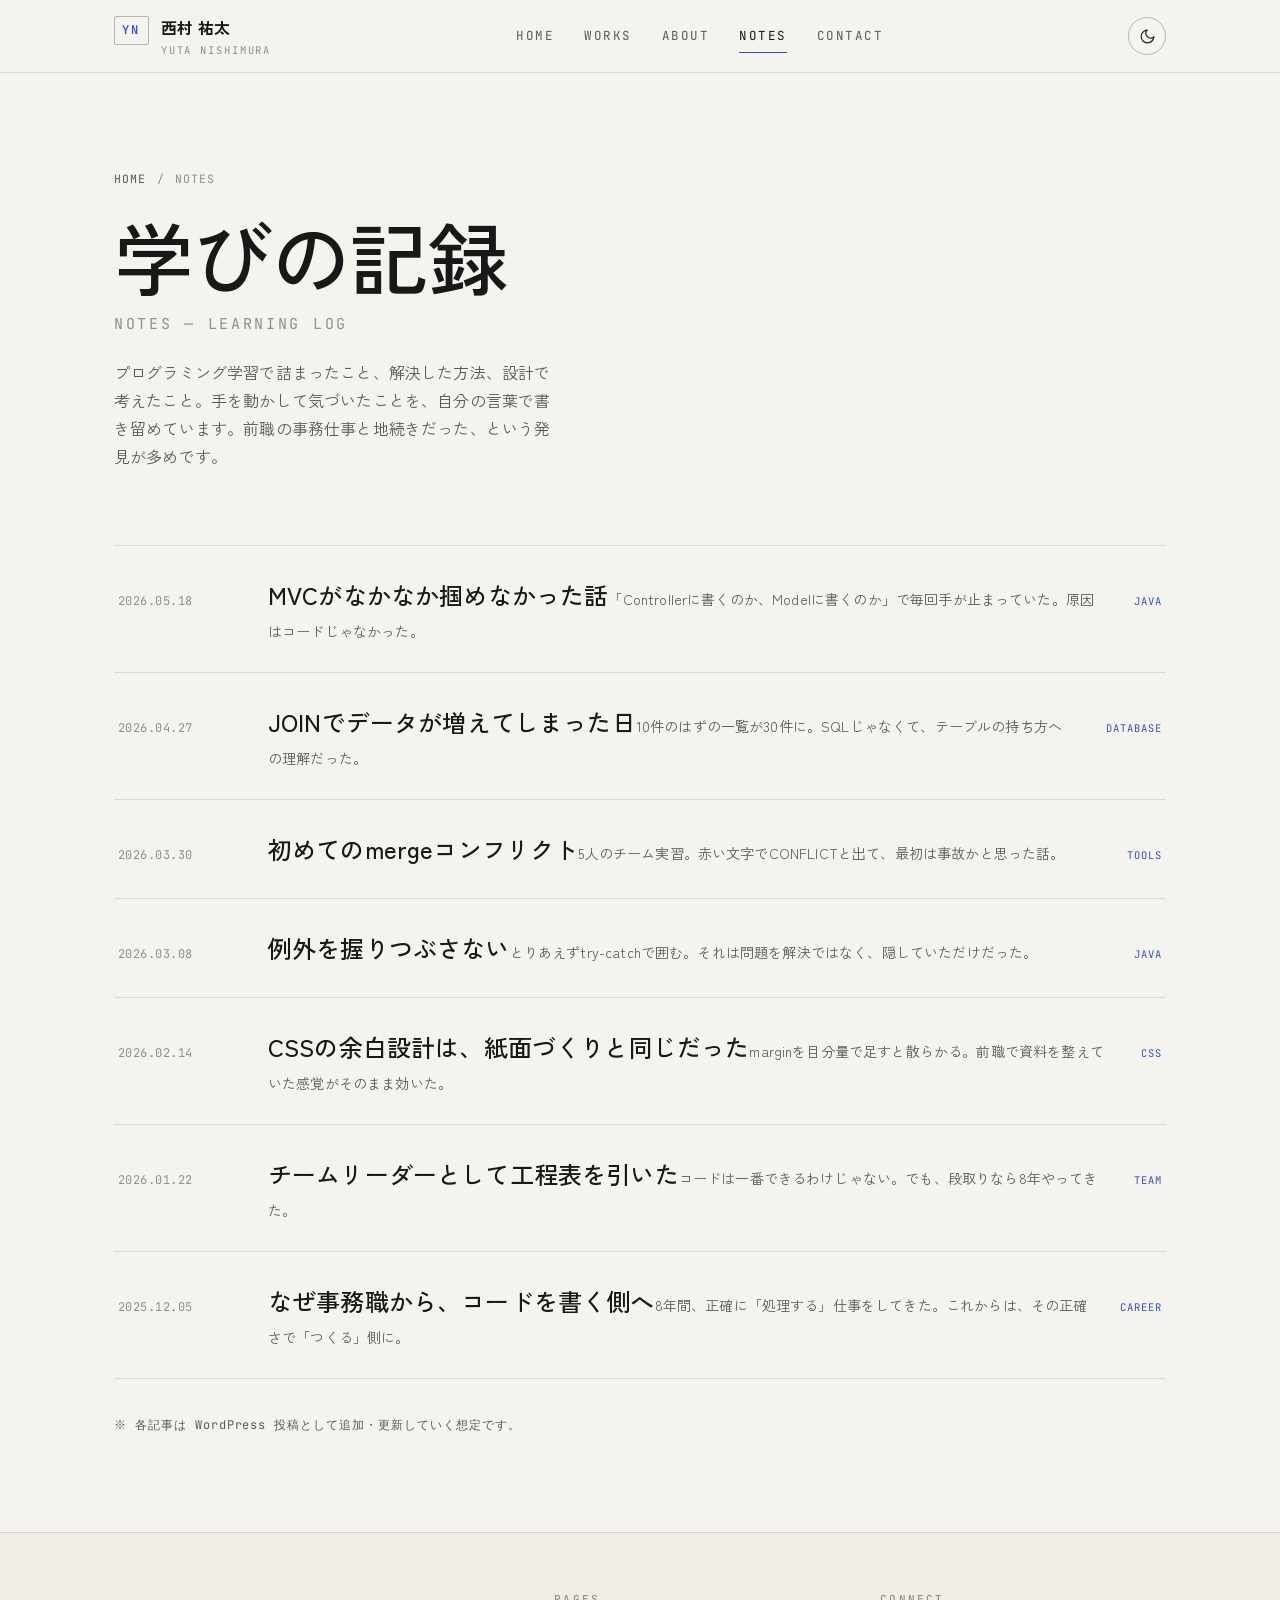
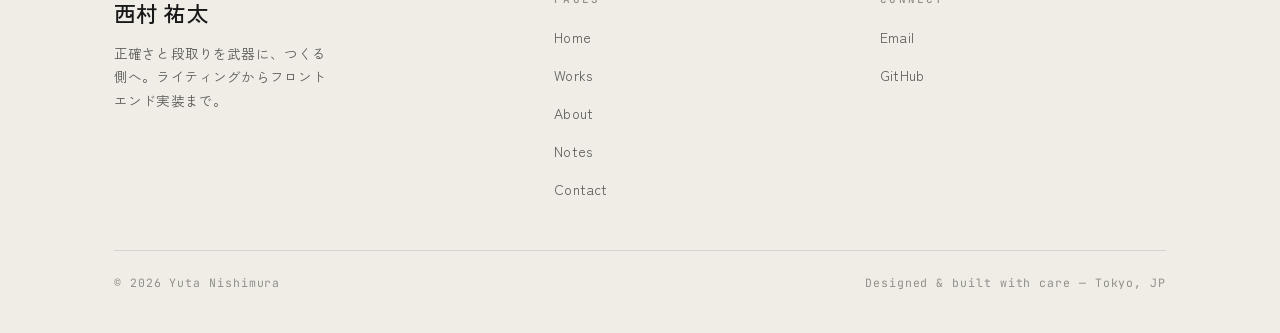
<file: blog.html>
<!DOCTYPE html>
<html lang="ja" data-theme="light">
<head>
<meta charset="UTF-8" />
<meta name="viewport" content="width=device-width, initial-scale=1.0" />
<title>Notes | 西村 祐太</title>
<meta name="description" content="西村祐太の学習ノート。プログラミング学習で詰まったこと、解決した方法、設計で考えたことの記録。" />
<link rel="preconnect" href="https://fonts.googleapis.com" />
<link rel="preconnect" href="https://fonts.gstatic.com" crossorigin />
<link href="https://fonts.googleapis.com/css2?family=Zen+Kaku+Gothic+New:wght@300;400;500;700&family=Zen+Old+Mincho:wght@400;500;600&family=JetBrains+Mono:wght@400;500&display=swap" rel="stylesheet" />
<link rel="stylesheet" href="assets/site.css" />
<link rel="stylesheet" href="assets/site-components.css" />
<script src="assets/site.js"></script>
</head>
<body>
<header class="site-header">
  <nav class="nav" aria-label="メインナビゲーション">
    <a class="brand" href="index.html"><span class="mark">YN</span><span class="nm">西村 祐太<small>Yuta Nishimura</small></span></a>
    <div class="nav-links" id="navLinks">
      <a href="index.html">Home</a>
      <a href="works.html">Works</a>
      <a href="about.html">About</a>
      <a href="blog.html" aria-current="page">Notes</a>
      <a href="contact.html">Contact</a>
    </div>
    <div class="nav-tools">
      <button class="icon-btn" data-theme-toggle aria-label="テーマ切替">
        <svg class="theme-icon-moon" viewBox="0 0 24 24" fill="none" stroke="currentColor" stroke-width="1.6"><path d="M21 12.8A9 9 0 1 1 11.2 3a7 7 0 0 0 9.8 9.8Z"/></svg>
        <svg class="theme-icon-sun" viewBox="0 0 24 24" fill="none" stroke="currentColor" stroke-width="1.6"><circle cx="12" cy="12" r="4.2"/><path d="M12 2v2.5M12 19.5V22M2 12h2.5M19.5 12H22M4.9 4.9l1.8 1.8M17.3 17.3l1.8 1.8M19.1 4.9l-1.8 1.8M6.7 17.3l-1.8 1.8"/></svg>
      </button>
      <button class="icon-btn nav-toggle" data-nav-toggle aria-label="メニュー" aria-expanded="false">
        <svg viewBox="0 0 24 24" fill="none" stroke="currentColor" stroke-width="1.6"><path d="M4 7h16M4 12h16M4 17h16"/></svg>
      </button>
    </div>
  </nav>
</header>

<main>
<section class="page-hero wrap">
  <div class="crumbs reveal"><a href="index.html">Home</a> <span>/</span> <span>Notes</span></div>
  <h1 class="reveal">学びの記録<span class="en">Notes — Learning log</span></h1>
  <p class="reveal">プログラミング学習で詰まったこと、解決した方法、設計で考えたこと。手を動かして気づいたことを、自分の言葉で書き留めています。前職の事務仕事と地続きだった、という発見が多めです。</p>
</section>

<section class="section wrap" style="padding-top:24px;">
  <div class="notes-list">
    <a class="note-row reveal" href="note-mvc.html">
      <span class="date">2026.05.18</span>
      <span><span class="nt">MVCがなかなか掴めなかった話</span><span class="ex">「Controllerに書くのか、Modelに書くのか」で毎回手が止まっていた。原因はコードじゃなかった。</span></span>
      <span class="cat">Java</span>
    </a>
    <a class="note-row reveal" href="note-join.html">
      <span class="date">2026.04.27</span>
      <span><span class="nt">JOINでデータが増えてしまった日</span><span class="ex">10件のはずの一覧が30件に。SQLじゃなくて、テーブルの持ち方への理解だった。</span></span>
      <span class="cat">Database</span>
    </a>
    <a class="note-row reveal" href="note-git.html">
      <span class="date">2026.03.30</span>
      <span><span class="nt">初めてのmergeコンフリクト</span><span class="ex">5人のチーム実習。赤い文字でCONFLICTと出て、最初は事故かと思った話。</span></span>
      <span class="cat">Tools</span>
    </a>
    <a class="note-row reveal" href="note-exception.html">
      <span class="date">2026.03.08</span>
      <span><span class="nt">例外を握りつぶさない</span><span class="ex">とりあえずtry-catchで囲む。それは問題を解決ではなく、隠していただけだった。</span></span>
      <span class="cat">Java</span>
    </a>
    <a class="note-row reveal" href="note-css.html">
      <span class="date">2026.02.14</span>
      <span><span class="nt">CSSの余白設計は、紙面づくりと同じだった</span><span class="ex">marginを目分量で足すと散らかる。前職で資料を整えていた感覚がそのまま効いた。</span></span>
      <span class="cat">CSS</span>
    </a>
    <a class="note-row reveal" href="note-team.html">
      <span class="date">2026.01.22</span>
      <span><span class="nt">チームリーダーとして工程表を引いた</span><span class="ex">コードは一番できるわけじゃない。でも、段取りなら8年やってきた。</span></span>
      <span class="cat">Team</span>
    </a>
    <a class="note-row reveal" href="note-career.html">
      <span class="date">2025.12.05</span>
      <span><span class="nt">なぜ事務職から、コードを書く側へ</span><span class="ex">8年間、正確に「処理する」仕事をしてきた。これからは、その正確さで「つくる」側に。</span></span>
      <span class="cat">Career</span>
    </a>
  </div>
  <p class="reveal mono muted" style="margin-top:36px;font-size:12px;letter-spacing:0.08em;">※ 各記事は WordPress 投稿として追加・更新していく想定です。</p>
</section>
</main>

<footer class="site-footer">
  <div class="wrap">
    <div class="footer-grid">
      <div class="footer-brand"><div class="big">西村 祐太</div><p>正確さと段取りを武器に、つくる側へ。ライティングからフロントエンド実装まで。</p></div>
      <div><h4>Pages</h4><ul><li><a href="index.html">Home</a></li><li><a href="works.html">Works</a></li><li><a href="about.html">About</a></li><li><a href="blog.html">Notes</a></li><li><a href="contact.html">Contact</a></li></ul></div>
      <div><h4>Connect</h4><ul><li><a href="mailto:williams7.jp.yu@gmail.com">Email</a></li><li><a href="https://github.com/williams7jpyu-dotcom" target="_blank" rel="noopener">GitHub</a></li></ul></div>
    </div>
    <div class="footer-base"><span>© 2026 Yuta Nishimura</span><span>Designed &amp; built with care — Tokyo, JP</span></div>
  </div>
</footer>

</body>
</html>
</file>
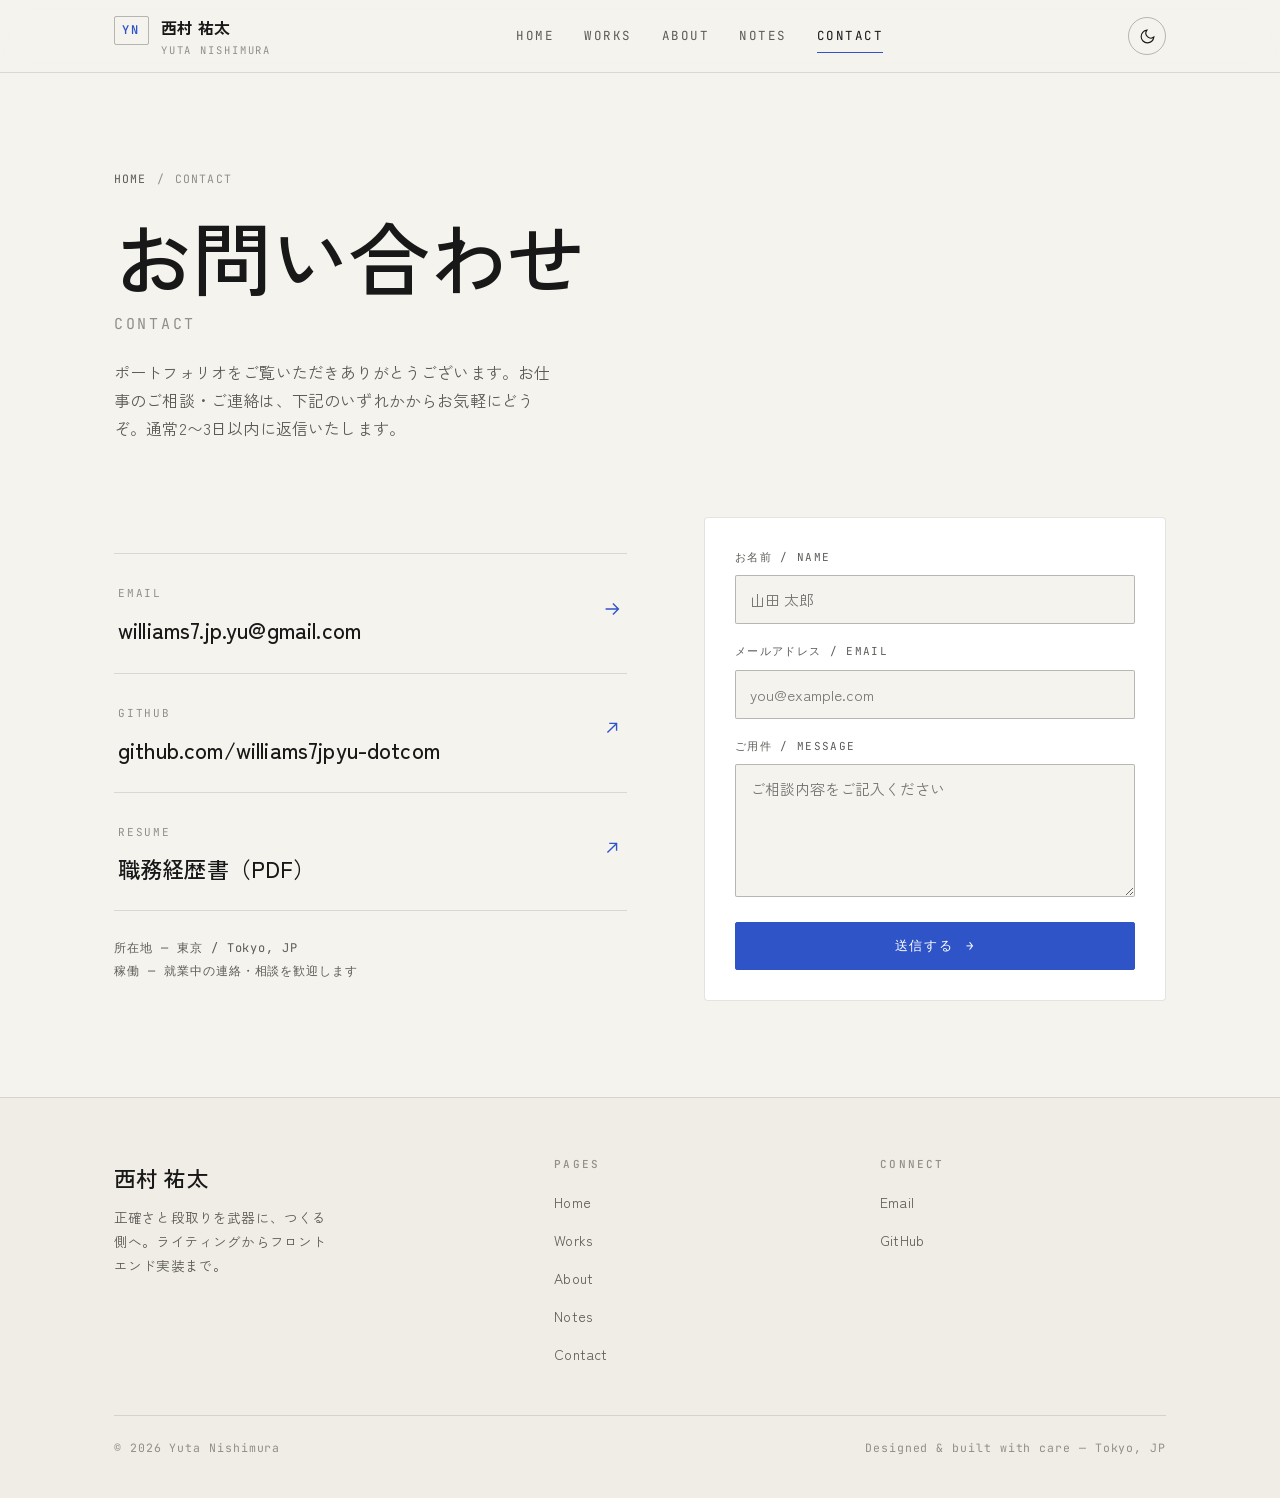
<file: contact.html>
<!DOCTYPE html>
<html lang="ja" data-theme="light">
<head>
<meta charset="UTF-8" />
<meta name="viewport" content="width=device-width, initial-scale=1.0" />
<title>Contact | 西村 祐太</title>
<meta name="description" content="西村祐太へのお問い合わせ。お仕事のご相談・ご連絡はこちらから。" />
<link rel="preconnect" href="https://fonts.googleapis.com" />
<link rel="preconnect" href="https://fonts.gstatic.com" crossorigin />
<link href="https://fonts.googleapis.com/css2?family=Zen+Kaku+Gothic+New:wght@300;400;500;700&family=Zen+Old+Mincho:wght@400;500;600&family=JetBrains+Mono:wght@400;500&display=swap" rel="stylesheet" />
<link rel="stylesheet" href="assets/site.css" />
<link rel="stylesheet" href="assets/site-components.css" />
<script src="assets/site.js"></script>
</head>
<body>
<header class="site-header">
  <nav class="nav" aria-label="メインナビゲーション">
    <a class="brand" href="index.html"><span class="mark">YN</span><span class="nm">西村 祐太<small>Yuta Nishimura</small></span></a>
    <div class="nav-links" id="navLinks">
      <a href="index.html">Home</a>
      <a href="works.html">Works</a>
      <a href="about.html">About</a>
      <a href="blog.html">Notes</a>
      <a href="contact.html" aria-current="page">Contact</a>
    </div>
    <div class="nav-tools">
      <button class="icon-btn" data-theme-toggle aria-label="テーマ切替">
        <svg class="theme-icon-moon" viewBox="0 0 24 24" fill="none" stroke="currentColor" stroke-width="1.6"><path d="M21 12.8A9 9 0 1 1 11.2 3a7 7 0 0 0 9.8 9.8Z"/></svg>
        <svg class="theme-icon-sun" viewBox="0 0 24 24" fill="none" stroke="currentColor" stroke-width="1.6"><circle cx="12" cy="12" r="4.2"/><path d="M12 2v2.5M12 19.5V22M2 12h2.5M19.5 12H22M4.9 4.9l1.8 1.8M17.3 17.3l1.8 1.8M19.1 4.9l-1.8 1.8M6.7 17.3l-1.8 1.8"/></svg>
      </button>
      <button class="icon-btn nav-toggle" data-nav-toggle aria-label="メニュー" aria-expanded="false">
        <svg viewBox="0 0 24 24" fill="none" stroke="currentColor" stroke-width="1.6"><path d="M4 7h16M4 12h16M4 17h16"/></svg>
      </button>
    </div>
  </nav>
</header>

<main>
<section class="page-hero wrap">
  <div class="crumbs reveal"><a href="index.html">Home</a> <span>/</span> <span>Contact</span></div>
  <h1 class="reveal">お問い合わせ<span class="en">Contact</span></h1>
  <p class="reveal">ポートフォリオをご覧いただきありがとうございます。お仕事のご相談・ご連絡は、下記のいずれかからお気軽にどうぞ。通常2〜3日以内に返信いたします。</p>
</section>

<section class="section wrap" style="padding-top:24px;">
  <div class="contact-grid">
    <div>
      <div class="contact-links reveal">
        <a class="c-link" href="mailto:williams7.jp.yu@gmail.com">
          <span><span class="k">Email</span><span class="v" style="display:block;margin-top:6px;">williams7.jp.yu@gmail.com</span></span>
          <span class="go"><svg viewBox="0 0 24 24" width="22" height="22" fill="none" stroke="currentColor" stroke-width="1.5"><path d="M5 12h14M13 6l6 6-6 6"/></svg></span>
        </a>
        <a class="c-link" href="https://github.com/williams7jpyu-dotcom" target="_blank" rel="noopener">
          <span><span class="k">GitHub</span><span class="v" style="display:block;margin-top:6px;">github.com/williams7jpyu-dotcom</span></span>
          <span class="go"><svg viewBox="0 0 24 24" width="22" height="22" fill="none" stroke="currentColor" stroke-width="1.5"><path d="M7 17 17 7M9 7h8v8"/></svg></span>
        </a>
        <a class="c-link" href="uploads/resume.pdf" target="_blank" rel="noopener">
          <span><span class="k">Resume</span><span class="v" style="display:block;margin-top:6px;">職務経歴書（PDF）</span></span>
          <span class="go"><svg viewBox="0 0 24 24" width="22" height="22" fill="none" stroke="currentColor" stroke-width="1.5"><path d="M7 17 17 7M9 7h8v8"/></svg></span>
        </a>
      </div>
      <p class="mono muted reveal" style="margin-top:26px;font-size:12px;letter-spacing:0.08em;line-height:1.9;">所在地 — 東京 / Tokyo, JP<br/>稼働 — 就業中の連絡・相談を歓迎します</p>
    </div>

    <form class="form-card reveal" onsubmit="event.preventDefault(); this.querySelector('.sent').style.display='block';">
      <div class="field"><label for="cn">お名前 / Name</label><input id="cn" type="text" placeholder="山田 太郎" required /></div>
      <div class="field"><label for="ce">メールアドレス / Email</label><input id="ce" type="email" placeholder="you@example.com" required /></div>
      <div class="field"><label for="cm">ご用件 / Message</label><textarea id="cm" rows="5" placeholder="ご相談内容をご記入ください" required></textarea></div>
      <button class="btn btn--accent" type="submit" style="width:100%; justify-content:center;">送信する <span class="arr">→</span></button>
      <p class="sent mono" style="display:none; color:var(--accent); font-size:12px; letter-spacing:0.08em; margin-top:14px; text-align:center;">※ これはデザイン用のフォームです。WordPress では Contact Form 7 等で実送信に対応します。</p>
    </form>
  </div>
</section>
</main>

<footer class="site-footer">
  <div class="wrap">
    <div class="footer-grid">
      <div class="footer-brand"><div class="big">西村 祐太</div><p>正確さと段取りを武器に、つくる側へ。ライティングからフロントエンド実装まで。</p></div>
      <div><h4>Pages</h4><ul><li><a href="index.html">Home</a></li><li><a href="works.html">Works</a></li><li><a href="about.html">About</a></li><li><a href="blog.html">Notes</a></li><li><a href="contact.html">Contact</a></li></ul></div>
      <div><h4>Connect</h4><ul><li><a href="mailto:williams7.jp.yu@gmail.com">Email</a></li><li><a href="https://github.com/williams7jpyu-dotcom" target="_blank" rel="noopener">GitHub</a></li></ul></div>
    </div>
    <div class="footer-base"><span>© 2026 Yuta Nishimura</span><span>Designed &amp; built with care — Tokyo, JP</span></div>
  </div>
</footer>

</body>
</html>
</file>
<file: assets/site.css>
/* =========================================================
   Yuta Nishimura — Portfolio
   Shared stylesheet. Minimal / editorial / bilingual.
   Theme via [data-theme], tweak vars overridable inline.
   ========================================================= */

:root {
  /* Tweakable */
  --accent: #2f54c8;
  --space-scale: 1;            /* 0.85 compact .. 1.2 airy */
  --font-display: "Zen Kaku Gothic New", system-ui, sans-serif;
  --font-body: "Zen Kaku Gothic New", system-ui, sans-serif;
  --font-mono: "JetBrains Mono", ui-monospace, monospace;
  --font-serif: "Zen Old Mincho", serif;

  /* Light palette */
  --bg: #f4f3ee;
  --bg-2: #efede6;
  --surface: #ffffff;
  --ink: #181818;
  --ink-soft: #5c5b56;
  --ink-faint: #908f88;
  --line: rgba(24, 24, 24, 0.12);
  --line-strong: rgba(24, 24, 24, 0.28);
  --accent-ink: #ffffff;

  --maxw: 1180px;
  --gut: clamp(20px, 5vw, 72px);
  --r: 4px;
  --ease: cubic-bezier(0.22, 1, 0.36, 1);
}

[data-theme="dark"] {
  --bg: #0f0f11;
  --bg-2: #161619;
  --surface: #18181b;
  --ink: #f1efe9;
  --ink-soft: #a6a49c;
  --ink-faint: #6d6c66;
  --line: rgba(241, 239, 233, 0.14);
  --line-strong: rgba(241, 239, 233, 0.32);
  --accent-ink: #ffffff;
}

* { box-sizing: border-box; }

html { -webkit-text-size-adjust: 100%; scroll-behavior: smooth; }

body {
  margin: 0;
  background: var(--bg);
  color: var(--ink);
  font-family: var(--font-body);
  font-weight: 400;
  line-height: 1.75;
  letter-spacing: 0.01em;
  -webkit-font-smoothing: antialiased;
  text-rendering: optimizeLegibility;
  transition: background 0.5s var(--ease), color 0.5s var(--ease);
}

::selection { background: var(--accent); color: var(--accent-ink); }

a { color: inherit; text-decoration: none; }

img { display: block; max-width: 100%; }

h1, h2, h3, h4 { font-family: var(--font-display); font-weight: 500; line-height: 1.18; letter-spacing: 0.01em; margin: 0; text-wrap: balance; }

p { margin: 0; text-wrap: pretty; }

/* ---------- layout helpers ---------- */
.wrap { max-width: var(--maxw); margin: 0 auto; padding-inline: var(--gut); }

.section {
  padding-block: calc(96px * var(--space-scale));
  position: relative;
}
.section--tight { padding-block: calc(64px * var(--space-scale)); }

.eyebrow {
  font-family: var(--font-mono);
  font-size: 12px;
  font-weight: 500;
  letter-spacing: 0.22em;
  text-transform: uppercase;
  color: var(--accent);
  display: inline-flex;
  align-items: center;
  gap: 10px;
  margin: 0;
}
.eyebrow::before {
  content: "";
  width: 22px;
  height: 1px;
  background: currentColor;
  opacity: 0.7;
}

.section-head {
  display: grid;
  grid-template-columns: 1fr;
  gap: 18px;
  margin-bottom: calc(56px * var(--space-scale));
}
.section-head .lead {
  font-family: var(--font-display);
  font-size: clamp(28px, 4vw, 46px);
  font-weight: 500;
  letter-spacing: -0.01em;
}
.section-head .lead .en {
  display: block;
  font-family: var(--font-mono);
  font-weight: 400;
  font-size: 13px;
  letter-spacing: 0.18em;
  text-transform: uppercase;
  color: var(--ink-faint);
  margin-top: 14px;
}
.section-head .sub { color: var(--ink-soft); max-width: 56ch; font-size: 15.5px; }

/* ---------- header / nav ---------- */
.site-header {
  position: sticky;
  top: 0;
  z-index: 50;
  backdrop-filter: saturate(1.4) blur(14px);
  background: color-mix(in oklab, var(--bg) 78%, transparent);
  border-bottom: 1px solid var(--line);
  transition: background 0.5s var(--ease), border-color 0.5s var(--ease);
}
.nav {
  max-width: var(--maxw);
  margin: 0 auto;
  padding: 0 var(--gut);
  height: 72px;
  display: flex;
  align-items: center;
  justify-content: space-between;
  gap: 24px;
}
.brand { display: flex; align-items: baseline; gap: 12px; font-weight: 600; letter-spacing: 0.02em; }
.brand .mark {
  font-family: var(--font-mono);
  font-size: 12px;
  letter-spacing: 0.2em;
  color: var(--accent);
  border: 1px solid var(--line-strong);
  border-radius: 2px;
  padding: 3px 7px;
}
.brand .nm { font-size: 16px; }
.brand .nm small { display: block; font-family: var(--font-mono); font-size: 10.5px; letter-spacing: 0.18em; color: var(--ink-faint); text-transform: uppercase; font-weight: 400; }

.nav-links { display: flex; align-items: center; gap: 30px; }
.nav-links a {
  font-family: var(--font-mono);
  font-size: 12.5px;
  letter-spacing: 0.12em;
  text-transform: uppercase;
  color: var(--ink-soft);
  position: relative;
  padding-block: 6px;
  transition: color 0.25s var(--ease);
}
.nav-links a::after {
  content: "";
  position: absolute; left: 0; bottom: 0;
  width: 100%; height: 1px;
  background: var(--accent);
  transform: scaleX(0); transform-origin: left;
  transition: transform 0.35s var(--ease);
}
.nav-links a:hover { color: var(--ink); }
.nav-links a:hover::after, .nav-links a[aria-current="page"]::after { transform: scaleX(1); }
.nav-links a[aria-current="page"] { color: var(--ink); }

.nav-tools { display: flex; align-items: center; gap: 12px; }
.icon-btn {
  width: 38px; height: 38px;
  display: inline-flex; align-items: center; justify-content: center;
  border: 1px solid var(--line-strong);
  border-radius: 50%;
  background: transparent;
  color: var(--ink);
  cursor: pointer;
  transition: background 0.25s var(--ease), color 0.25s var(--ease), border-color 0.25s;
}
.icon-btn:hover { background: var(--ink); color: var(--bg); border-color: var(--ink); }
.icon-btn svg { width: 17px; height: 17px; }
.theme-icon-sun { display: none; }
[data-theme="dark"] .theme-icon-sun { display: block; }
[data-theme="dark"] .theme-icon-moon { display: none; }

.nav-toggle { display: none; }

/* mobile nav */
@media (max-width: 860px) {
  .nav-links {
    position: fixed; inset: 72px 0 auto 0;
    flex-direction: column; align-items: flex-start;
    gap: 4px;
    background: var(--bg);
    border-bottom: 1px solid var(--line);
    padding: 18px var(--gut) 28px;
    transform: translateY(-12px); opacity: 0; pointer-events: none;
    transition: transform 0.3s var(--ease), opacity 0.3s var(--ease);
  }
  .nav-links a { font-size: 15px; padding-block: 12px; width: 100%; }
  .nav-links a::after { display: none; }
  body.nav-open .nav-links { transform: none; opacity: 1; pointer-events: auto; }
  .nav-toggle { display: inline-flex; }
}

/* ---------- buttons ---------- */
.btn {
  display: inline-flex; align-items: center; gap: 12px;
  font-family: var(--font-mono);
  font-size: 12.5px; letter-spacing: 0.14em; text-transform: uppercase;
  padding: 14px 24px;
  border-radius: 2px;
  border: 1px solid var(--ink);
  background: var(--ink); color: var(--bg);
  cursor: pointer;
  white-space: nowrap;
  transition: transform 0.3s var(--ease), background 0.3s var(--ease), color 0.3s, border-color 0.3s, box-shadow 0.3s;
}
.btn:hover { transform: translateY(-2px); box-shadow: 0 10px 28px -14px rgba(0,0,0,0.5); }
.btn .arr { transition: transform 0.3s var(--ease); }
.btn:hover .arr { transform: translateX(4px); }
.btn--ghost { background: transparent; color: var(--ink); border-color: var(--line-strong); }
.btn--ghost:hover { border-color: var(--ink); background: transparent; }
.btn--accent { background: var(--accent); border-color: var(--accent); color: var(--accent-ink); }

/* ---------- footer ---------- */
.site-footer {
  border-top: 1px solid var(--line);
  padding-block: 60px 40px;
  background: var(--bg-2);
  transition: background 0.5s var(--ease);
}
.footer-grid {
  display: grid;
  grid-template-columns: 1.4fr 1fr 1fr;
  gap: 40px;
  align-items: start;
}
.footer-grid h4 { font-family: var(--font-mono); font-size: 11px; letter-spacing: 0.2em; text-transform: uppercase; color: var(--ink-faint); font-weight: 500; margin-bottom: 16px; }
.footer-grid ul { list-style: none; margin: 0; padding: 0; display: flex; flex-direction: column; gap: 10px; }
.footer-grid ul a { color: var(--ink-soft); font-size: 14px; transition: color 0.2s; }
.footer-grid ul a:hover { color: var(--ink); }
.footer-brand .big { font-family: var(--font-display); font-size: 22px; font-weight: 500; }
.footer-brand p { color: var(--ink-soft); font-size: 13.5px; margin-top: 10px; max-width: 32ch; }
.footer-base {
  margin-top: 48px; padding-top: 22px;
  border-top: 1px solid var(--line);
  display: flex; justify-content: space-between; gap: 16px; flex-wrap: wrap;
  font-family: var(--font-mono); font-size: 11.5px; letter-spacing: 0.08em; color: var(--ink-faint);
}
@media (max-width: 720px) { .footer-grid { grid-template-columns: 1fr 1fr; } .footer-brand { grid-column: 1 / -1; } }

/* ---------- reveal animation ---------- */
.reveal { opacity: 0; transform: translateY(22px); transition: opacity 0.8s var(--ease), transform 0.8s var(--ease); }
.reveal.in { opacity: 1; transform: none; }
@media (prefers-reduced-motion: reduce) { .reveal { opacity: 1; transform: none; transition: none; } }

/* ---------- utility ---------- */
.hairline { height: 1px; background: var(--line); border: 0; margin: 0; }
.mono { font-family: var(--font-mono); }
.muted { color: var(--ink-soft); }
.center { text-align: center; }
</file>
<file: assets/site-components.css>
/* =========================================================
   Component styles — hero, works, about, skills, notes, contact
   ========================================================= */

.site-header.scrolled { box-shadow: 0 1px 0 var(--line), 0 14px 40px -30px rgba(0,0,0,0.45); }

/* ---------- HERO ---------- */
.hero { padding-top: clamp(56px, 9vw, 116px); padding-bottom: clamp(48px, 8vw, 100px); position: relative; overflow: hidden; }
.hero-grid {
  display: grid;
  grid-template-columns: 1.45fr 0.9fr;
  gap: clamp(32px, 6vw, 84px);
  align-items: center;
}
.hero-tag { margin-bottom: 30px; }
.hero h1 {
  font-size: clamp(40px, 8.2vw, 92px);
  line-height: 1.02;
  letter-spacing: -0.02em;
  font-weight: 500;
}
.hero h1 .ja { display: block; }
.hero h1 .en {
  display: block;
  font-family: var(--font-mono);
  font-weight: 400;
  font-size: clamp(13px, 1.5vw, 17px);
  letter-spacing: 0.16em;
  text-transform: uppercase;
  color: var(--ink-faint);
  margin-top: 22px;
}
.hero-lede { margin-top: 30px; max-width: 50ch; color: var(--ink-soft); font-size: clamp(15px, 1.5vw, 17px); line-height: 1.85; }
.hero-cta { margin-top: 40px; display: flex; gap: 16px; flex-wrap: wrap; }

.hero-portrait { position: relative; }
.hero-portrait .frame {
  position: relative;
  border: 1px solid var(--line);
  background: var(--surface);
  padding: 14px;
  border-radius: var(--r);
}
.hero-portrait img { width: 100%; aspect-ratio: 4/5; object-fit: cover; border-radius: 2px; filter: grayscale(0.15); }
.hero-portrait .meta {
  display: flex; justify-content: space-between; align-items: center;
  font-family: var(--font-mono); font-size: 10.5px; letter-spacing: 0.14em; text-transform: uppercase;
  color: var(--ink-faint); margin-top: 12px;
}
.hero-portrait .badge {
  position: absolute; left: -12px; bottom: 26px;
  background: var(--accent); color: var(--accent-ink);
  font-family: var(--font-mono); font-size: 11px; letter-spacing: 0.12em;
  padding: 9px 14px; border-radius: 2px;
  box-shadow: 0 12px 30px -16px rgba(0,0,0,0.6);
}
@media (max-width: 880px) {
  .hero-grid { grid-template-columns: 1fr; gap: 40px; }
  .hero-portrait { max-width: 360px; }
}

/* marquee strip of skills */
.strip {
  border-top: 1px solid var(--line);
  border-bottom: 1px solid var(--line);
  overflow: hidden;
  background: var(--bg-2);
}
.strip-track {
  display: flex; gap: 0; white-space: nowrap;
  animation: marquee 38s linear infinite;
}
.strip:hover .strip-track { animation-play-state: paused; }
.strip-track span {
  font-family: var(--font-mono); font-size: 13px; letter-spacing: 0.14em; text-transform: uppercase;
  color: var(--ink-soft);
  padding: 16px 30px;
  display: inline-flex; align-items: center; gap: 30px;
}
.strip-track span::after { content: "✦"; color: var(--accent); font-size: 10px; }
@keyframes marquee { to { transform: translateX(-50%); } }
@media (prefers-reduced-motion: reduce) { .strip-track { animation: none; } }

/* ---------- WORKS ---------- */
.works-list { display: grid; gap: 0; }
.work-row {
  display: grid;
  grid-template-columns: 56px 1.3fr 1fr auto;
  gap: 28px;
  align-items: center;
  padding: 30px 4px;
  border-top: 1px solid var(--line);
  position: relative;
  transition: padding 0.4s var(--ease);
}
.work-row:last-child { border-bottom: 1px solid var(--line); }
.work-row:hover { padding-inline: 18px; }
.work-row .num { font-family: var(--font-mono); font-size: 12px; color: var(--ink-faint); letter-spacing: 0.1em; }
.work-row .title { font-family: var(--font-display); font-size: clamp(20px, 2.4vw, 27px); font-weight: 500; }
.work-row .title .en { display: block; font-family: var(--font-mono); font-size: 11.5px; letter-spacing: 0.14em; text-transform: uppercase; color: var(--ink-faint); margin-top: 8px; font-weight: 400; }
.work-row .role { color: var(--ink-soft); font-size: 14px; }
.work-row .tags { display: flex; gap: 7px; flex-wrap: wrap; margin-top: 8px; }
.work-row .go { width: 46px; height: 46px; border-radius: 50%; border: 1px solid var(--line-strong); display: grid; place-items: center; transition: background 0.3s var(--ease), color 0.3s, border-color 0.3s, transform 0.3s; }
.work-row:hover .go { background: var(--accent); border-color: var(--accent); color: var(--accent-ink); transform: rotate(-45deg); }
.work-row .preview {
  position: absolute; right: 90px; top: 50%; transform: translateY(-50%) scale(0.9);
  width: 200px; aspect-ratio: 16/10; object-fit: cover; border-radius: 3px;
  opacity: 0; pointer-events: none; box-shadow: 0 26px 60px -22px rgba(0,0,0,0.6);
  transition: opacity 0.35s var(--ease), transform 0.35s var(--ease);
  z-index: 3;
}
.work-row:hover .preview { opacity: 1; transform: translateY(-50%) scale(1); }
@media (max-width: 860px) {
  .work-row { grid-template-columns: 40px 1fr auto; row-gap: 12px; }
  .work-row .role { grid-column: 2 / -1; }
  .work-row .preview { display: none; }
}

.tag {
  font-family: var(--font-mono); font-size: 10.5px; letter-spacing: 0.1em; text-transform: uppercase;
  color: var(--ink-soft); border: 1px solid var(--line); border-radius: 2px; padding: 4px 9px;
}

/* grid layout variant (toggled via [data-works="grid"]) */
[data-works="grid"] .works-list { grid-template-columns: repeat(2, 1fr); gap: 30px; }
[data-works="grid"] .work-row {
  display: flex; flex-direction: column; gap: 12px;
  border: 1px solid var(--line); border-radius: var(--r); padding: 0; overflow: hidden;
  background: var(--surface); position: relative;
}
[data-works="grid"] .work-row:last-child { border-bottom: 1px solid var(--line); }
[data-works="grid"] .work-row:hover { padding-inline: 0; transform: translateY(-4px); box-shadow: 0 24px 50px -30px rgba(0,0,0,0.5); }
[data-works="grid"] .work-row .preview {
  order: -1; position: static; opacity: 1; pointer-events: auto;
  width: 100%; aspect-ratio: 16/10; transform: none !important; box-shadow: none; border-radius: 0; display: block;
}
[data-works="grid"] .work-row .num { position: absolute; top: 12px; left: 12px; background: var(--surface); padding: 4px 8px; border-radius: 2px; z-index: 2; }
[data-works="grid"] .work-row .go { position: absolute; top: 12px; right: 12px; background: var(--surface); z-index: 2; }
[data-works="grid"] .work-row:hover .go { transform: rotate(-45deg); }
[data-works="grid"] .work-row .title { padding: 4px 22px 0; }
[data-works="grid"] .work-row .role { padding: 0 22px 24px; }
@media (max-width: 720px) { [data-works="grid"] .works-list { grid-template-columns: 1fr; } }

/* ---------- ABOUT / profile ---------- */
.about-grid { display: grid; grid-template-columns: 0.9fr 1.3fr; gap: clamp(36px, 6vw, 80px); align-items: start; }
@media (max-width: 880px) { .about-grid { grid-template-columns: 1fr; } }
.about-portrait { border: 1px solid var(--line); background: var(--surface); padding: 12px; border-radius: var(--r); position: sticky; top: 96px; }
.about-portrait img { width: 100%; aspect-ratio: 4/5; object-fit: cover; filter: grayscale(0.15); border-radius: 2px; }
.about-portrait .cap { font-family: var(--font-mono); font-size: 11px; letter-spacing: 0.12em; color: var(--ink-faint); text-transform: uppercase; display: flex; justify-content: space-between; padding: 12px 4px 4px; }
.prose p { color: var(--ink-soft); font-size: 16px; line-height: 1.95; margin-bottom: 20px; }
.prose p strong { color: var(--ink); font-weight: 600; }
.lead-para { font-family: var(--font-display); font-size: clamp(19px, 2.3vw, 24px); line-height: 1.6; color: var(--ink) !important; font-weight: 500; }

/* stat row */
.stats { display: grid; grid-template-columns: repeat(3, 1fr); gap: 1px; background: var(--line); border: 1px solid var(--line); border-radius: var(--r); overflow: hidden; margin: 36px 0; }
.stat { background: var(--bg); padding: 26px 22px; }
.stat .n { font-family: var(--font-display); font-size: clamp(30px, 4vw, 44px); font-weight: 500; letter-spacing: -0.01em; line-height: 1; }
.stat .n span { font-size: 0.5em; color: var(--accent); }
.stat .l { font-family: var(--font-mono); font-size: 11px; letter-spacing: 0.12em; text-transform: uppercase; color: var(--ink-soft); margin-top: 12px; }

/* timeline */
.timeline { position: relative; margin-top: 10px; }
.tl-item { display: grid; grid-template-columns: 150px 1fr; gap: 26px; padding: 26px 0; border-top: 1px solid var(--line); }
.tl-item:last-child { border-bottom: 1px solid var(--line); }
.tl-when { font-family: var(--font-mono); font-size: 12px; letter-spacing: 0.06em; color: var(--accent); padding-top: 4px; }
.tl-where { font-family: var(--font-display); font-size: 18px; font-weight: 500; }
.tl-role { color: var(--ink-faint); font-family: var(--font-mono); font-size: 11px; letter-spacing: 0.1em; text-transform: uppercase; margin-top: 4px; }
.tl-desc { color: var(--ink-soft); font-size: 14.5px; margin-top: 12px; line-height: 1.8; }
.tl-desc ul { margin: 8px 0 0; padding-left: 18px; }
.tl-desc li { margin-bottom: 5px; }
@media (max-width: 680px) { .tl-item { grid-template-columns: 1fr; gap: 8px; } }

/* skills */
.skill-cats { display: grid; grid-template-columns: repeat(2, 1fr); gap: 30px; }
@media (max-width: 720px) { .skill-cats { grid-template-columns: 1fr; } }
.skill-cat { border: 1px solid var(--line); border-radius: var(--r); padding: 28px; background: var(--surface); }
.skill-cat h3 { font-family: var(--font-mono); font-size: 12px; letter-spacing: 0.16em; text-transform: uppercase; color: var(--accent); margin-bottom: 20px; display: flex; align-items: center; gap: 10px; }
.skill-cat h3::before { content: ""; width: 8px; height: 8px; background: var(--accent); border-radius: 50%; }
.skill-item { padding: 13px 0; border-top: 1px dashed var(--line); }
.skill-item:first-of-type { border-top: 0; }
.skill-item .top { display: flex; justify-content: space-between; gap: 14px; align-items: baseline; }
.skill-item .sk { font-weight: 500; font-size: 15px; flex: 1; min-width: 0; }
.skill-item .lv { font-family: var(--font-mono); font-size: 10.5px; letter-spacing: 0.1em; color: var(--ink-faint); text-transform: uppercase; flex-shrink: 0; white-space: nowrap; }
.skill-item .note { color: var(--ink-soft); font-size: 13px; margin-top: 4px; }

/* ---------- NOTES / blog ---------- */
.notes-list { display: grid; gap: 0; }
.note-row { display: grid; grid-template-columns: 120px 1fr auto; gap: 30px; align-items: baseline; padding: 28px 4px; border-top: 1px solid var(--line); transition: padding 0.4s var(--ease); }
.note-row:last-child { border-bottom: 1px solid var(--line); }
.note-row:hover { padding-inline: 16px; }
.note-row .date { font-family: var(--font-mono); font-size: 12px; color: var(--ink-faint); letter-spacing: 0.04em; }
.note-row .nt { font-family: var(--font-display); font-size: clamp(18px, 2.2vw, 24px); font-weight: 500; }
.note-row .ex { color: var(--ink-soft); font-size: 14px; margin-top: 8px; max-width: 60ch; }
.note-row .cat { font-family: var(--font-mono); font-size: 10.5px; letter-spacing: 0.1em; text-transform: uppercase; color: var(--accent); white-space: nowrap; }
@media (max-width: 720px) { .note-row { grid-template-columns: 1fr; gap: 8px; } .note-row .cat { order: -1; } }

/* ---------- CONTACT ---------- */
.contact-grid { display: grid; grid-template-columns: 1fr 0.9fr; gap: clamp(36px, 6vw, 80px); align-items: start; }
@media (max-width: 880px) { .contact-grid { grid-template-columns: 1fr; } }
.contact-big { font-family: var(--font-display); font-size: clamp(32px, 5vw, 60px); font-weight: 500; line-height: 1.12; letter-spacing: -0.01em; }
.contact-links { display: flex; flex-direction: column; gap: 2px; margin-top: 36px; }
.c-link { display: flex; align-items: center; justify-content: space-between; gap: 16px; padding: 22px 4px; border-top: 1px solid var(--line); transition: padding 0.35s var(--ease); }
.c-link:last-child { border-bottom: 1px solid var(--line); }
.c-link:hover { padding-inline: 14px; }
.c-link .k { font-family: var(--font-mono); font-size: 11px; letter-spacing: 0.16em; text-transform: uppercase; color: var(--ink-faint); }
.c-link .v { font-family: var(--font-display); font-size: clamp(17px, 2.2vw, 22px); font-weight: 500; }
.c-link .go { color: var(--accent); transition: transform 0.3s var(--ease); }
.c-link:hover .go { transform: translateX(5px); }

.form-card { border: 1px solid var(--line); border-radius: var(--r); background: var(--surface); padding: 30px; }
.field { margin-bottom: 18px; }
.field label { display: block; font-family: var(--font-mono); font-size: 11px; letter-spacing: 0.12em; text-transform: uppercase; color: var(--ink-soft); margin-bottom: 8px; }
.field input, .field textarea {
  width: 100%; background: var(--bg); border: 1px solid var(--line-strong); border-radius: 2px;
  padding: 13px 14px; color: var(--ink); font-family: var(--font-body); font-size: 15px; resize: vertical;
  transition: border-color 0.25s var(--ease);
}
.field input:focus, .field textarea:focus { outline: none; border-color: var(--accent); }

/* ---------- page hero (interior) ---------- */
.page-hero { padding-top: clamp(54px, 8vw, 96px); padding-bottom: clamp(30px, 4vw, 52px); }
.page-hero h1 { font-size: clamp(38px, 7vw, 80px); line-height: 1.02; letter-spacing: -0.02em; font-weight: 500; }
.page-hero h1 .en { display: block; font-family: var(--font-mono); font-weight: 400; font-size: clamp(12px, 1.4vw, 15px); letter-spacing: 0.18em; text-transform: uppercase; color: var(--ink-faint); margin-top: 20px; }
.page-hero p { color: var(--ink-soft); max-width: 56ch; margin-top: 26px; font-size: 16px; }
.crumbs { font-family: var(--font-mono); font-size: 11.5px; letter-spacing: 0.1em; text-transform: uppercase; color: var(--ink-faint); margin-bottom: 26px; display: flex; gap: 10px; align-items: center; }
.crumbs a { color: var(--ink-soft); } .crumbs a:hover { color: var(--accent); }

/* ---------- WORK DETAIL ---------- */
.detail-hero img { width: 100%; aspect-ratio: 16/9; object-fit: cover; border-radius: var(--r); border: 1px solid var(--line); }
.detail-grid { display: grid; grid-template-columns: 1fr 300px; gap: clamp(36px, 6vw, 70px); align-items: start; margin-top: 56px; }
@media (max-width: 880px) { .detail-grid { grid-template-columns: 1fr; } }
.detail-side { position: sticky; top: 96px; display: flex; flex-direction: column; gap: 1px; border: 1px solid var(--line); border-radius: var(--r); overflow: hidden; }
.detail-side .row { background: var(--surface); padding: 18px 20px; }
.detail-side .row + .row { border-top: 1px solid var(--line); }
.detail-side .k { font-family: var(--font-mono); font-size: 10.5px; letter-spacing: 0.14em; text-transform: uppercase; color: var(--ink-faint); }
.detail-side .v { font-size: 15px; margin-top: 6px; }
.detail-side .v .tags { margin-top: 8px; }
.detail-block { margin-bottom: 44px; }
.detail-block h2 { font-size: clamp(22px, 3vw, 30px); margin-bottom: 18px; }
.detail-block h2 .en { display: block; font-family: var(--font-mono); font-size: 11px; letter-spacing: 0.16em; text-transform: uppercase; color: var(--accent); margin-bottom: 10px; font-weight: 400; }
.detail-block p { color: var(--ink-soft); font-size: 15.5px; line-height: 1.95; margin-bottom: 14px; }
.detail-block ul { color: var(--ink-soft); font-size: 15px; line-height: 1.9; padding-left: 20px; }
.detail-block li { margin-bottom: 8px; }

/* next project */
.next-proj { border-top: 1px solid var(--line); margin-top: 20px; }
.next-proj a { display: flex; align-items: center; justify-content: space-between; gap: 20px; padding: 46px 4px; transition: padding 0.4s var(--ease); }
.next-proj a:hover { padding-inline: 16px; }
.next-proj .k { font-family: var(--font-mono); font-size: 11px; letter-spacing: 0.14em; text-transform: uppercase; color: var(--ink-faint); }
.next-proj .t { font-family: var(--font-display); font-size: clamp(26px, 4vw, 44px); font-weight: 500; margin-top: 10px; }

/* ---------- ARTICLE (note detail) ---------- */
.article-meta { display: flex; flex-wrap: wrap; align-items: center; gap: 18px; font-family: var(--font-mono); font-size: 12px; letter-spacing: 0.08em; color: var(--ink-faint); margin-bottom: 22px; }
.article-meta .cat { color: var(--accent); }
.article-meta .dot { width: 4px; height: 4px; border-radius: 50%; background: var(--line-strong); }
.article-lede { font-family: var(--font-display); font-size: clamp(18px, 2.3vw, 23px); line-height: 1.7; color: var(--ink); font-weight: 500; margin-top: 24px; max-width: 60ch; }

.article { max-width: 720px; margin: 0 auto; }
.article > * { margin-bottom: 26px; }
.article p { color: var(--ink-soft); font-size: 16.5px; line-height: 1.95; }
.article p strong { color: var(--ink); font-weight: 600; }
.article h2 { font-size: clamp(22px, 3vw, 29px); font-weight: 500; margin-top: 8px; margin-bottom: 6px; letter-spacing: -0.005em; }
.article h2 .en { display: block; font-family: var(--font-mono); font-size: 11px; letter-spacing: 0.16em; text-transform: uppercase; color: var(--accent); margin-bottom: 10px; font-weight: 400; }
.article h3 { font-size: 19px; font-weight: 600; margin-top: 4px; }
.article ul, .article ol { color: var(--ink-soft); font-size: 16px; line-height: 1.9; padding-left: 22px; }
.article li { margin-bottom: 9px; }
.article li::marker { color: var(--accent); }
.article a.inline { color: var(--accent); border-bottom: 1px solid color-mix(in oklab, var(--accent) 40%, transparent); }
.article hr.sep { height: 1px; background: var(--line); border: 0; margin: 14px 0; }

.article figure.shot { margin: 8px 0; }
.article figure.shot img { width: 100%; border: 1px solid var(--line); border-radius: var(--r); }
.article figure.shot figcaption { font-family: var(--font-mono); font-size: 11.5px; letter-spacing: 0.06em; color: var(--ink-faint); margin-top: 10px; text-align: center; }

.article blockquote {
  border-left: 2px solid var(--accent);
  padding: 4px 0 4px 24px;
  margin: 6px 0;
  font-family: var(--font-display);
  font-size: 19px; line-height: 1.7; font-weight: 500;
  color: var(--ink);
}
.article blockquote p { color: var(--ink); font-size: inherit; }

.article pre {
  background: var(--bg-2);
  border: 1px solid var(--line);
  border-radius: var(--r);
  padding: 20px 22px;
  overflow-x: auto;
  font-family: var(--font-mono);
  font-size: 13.5px;
  line-height: 1.75;
  color: var(--ink);
  position: relative;
}
.article pre .lang { position: absolute; top: 0; right: 0; font-size: 10px; letter-spacing: 0.14em; text-transform: uppercase; color: var(--ink-faint); background: var(--surface); border-left: 1px solid var(--line); border-bottom: 1px solid var(--line); padding: 4px 10px; border-radius: 0 var(--r) 0 var(--r); }
.article pre code { font-family: inherit; white-space: pre; }
.article code.inl { font-family: var(--font-mono); font-size: 0.88em; background: var(--bg-2); border: 1px solid var(--line); border-radius: 3px; padding: 1px 6px; color: var(--ink); }
.tok-key { color: var(--accent); }
.tok-str { color: #1f8a5b; }
[data-theme="dark"] .tok-str { color: #6fd39a; }
.tok-com { color: var(--ink-faint); font-style: italic; }
.tok-fn { color: #7c3aed; }
[data-theme="dark"] .tok-fn { color: #c4a6ff; }

.callout {
  background: var(--bg-2);
  border: 1px solid var(--line);
  border-radius: var(--r);
  padding: 22px 24px;
}
.callout .h { font-family: var(--font-mono); font-size: 11px; letter-spacing: 0.16em; text-transform: uppercase; color: var(--accent); margin-bottom: 10px; display: flex; align-items: center; gap: 9px; }
.callout .h::before { content: ""; width: 8px; height: 8px; background: var(--accent); border-radius: 50%; }
.callout p { font-size: 15px; margin-bottom: 0; }

.article-author {
  display: flex; gap: 18px; align-items: center;
  border: 1px solid var(--line); border-radius: var(--r);
  padding: 22px 24px; background: var(--surface);
  max-width: 720px; margin: 8px auto 0;
}
.article-author img { width: 60px; height: 60px; border-radius: 50%; object-fit: cover; flex-shrink: 0; filter: grayscale(0.15); }
.article-author .nm { font-family: var(--font-display); font-size: 17px; font-weight: 500; }
.article-author .bio { color: var(--ink-soft); font-size: 13.5px; margin-top: 4px; line-height: 1.7; }

/* prev / next note nav */
.note-nav { max-width: 720px; margin: 0 auto; display: grid; grid-template-columns: 1fr 1fr; gap: 1px; background: var(--line); border: 1px solid var(--line); border-radius: var(--r); overflow: hidden; }
.note-nav a { background: var(--bg); padding: 26px 24px; transition: background 0.25s var(--ease); }
.note-nav a:hover { background: var(--bg-2); }
.note-nav a.next { text-align: right; }
.note-nav .k { font-family: var(--font-mono); font-size: 10.5px; letter-spacing: 0.14em; text-transform: uppercase; color: var(--ink-faint); }
.note-nav .t { font-family: var(--font-display); font-size: 16px; font-weight: 500; margin-top: 8px; line-height: 1.4; }
.note-nav a.disabled { pointer-events: none; opacity: 0.4; }
@media (max-width: 600px) { .note-nav { grid-template-columns: 1fr; } .note-nav a.next { text-align: left; } }

/* CTA band */
.cta-band { background: var(--ink); color: var(--bg); border-radius: var(--r); padding: clamp(40px, 7vw, 84px); text-align: center; }
[data-theme="dark"] .cta-band { background: var(--surface); border: 1px solid var(--line); }
.cta-band .eyebrow { color: var(--bg); opacity: 0.7; justify-content: center; }
[data-theme="dark"] .cta-band .eyebrow { color: var(--accent); opacity: 1; }
.cta-band h2 { font-size: clamp(30px, 5vw, 56px); margin: 18px 0 30px; letter-spacing: -0.01em; }
.cta-band .btn { background: var(--bg); color: var(--ink); border-color: var(--bg); }
.cta-band .btn:hover { background: var(--accent); color: var(--accent-ink); border-color: var(--accent); }
</file>
